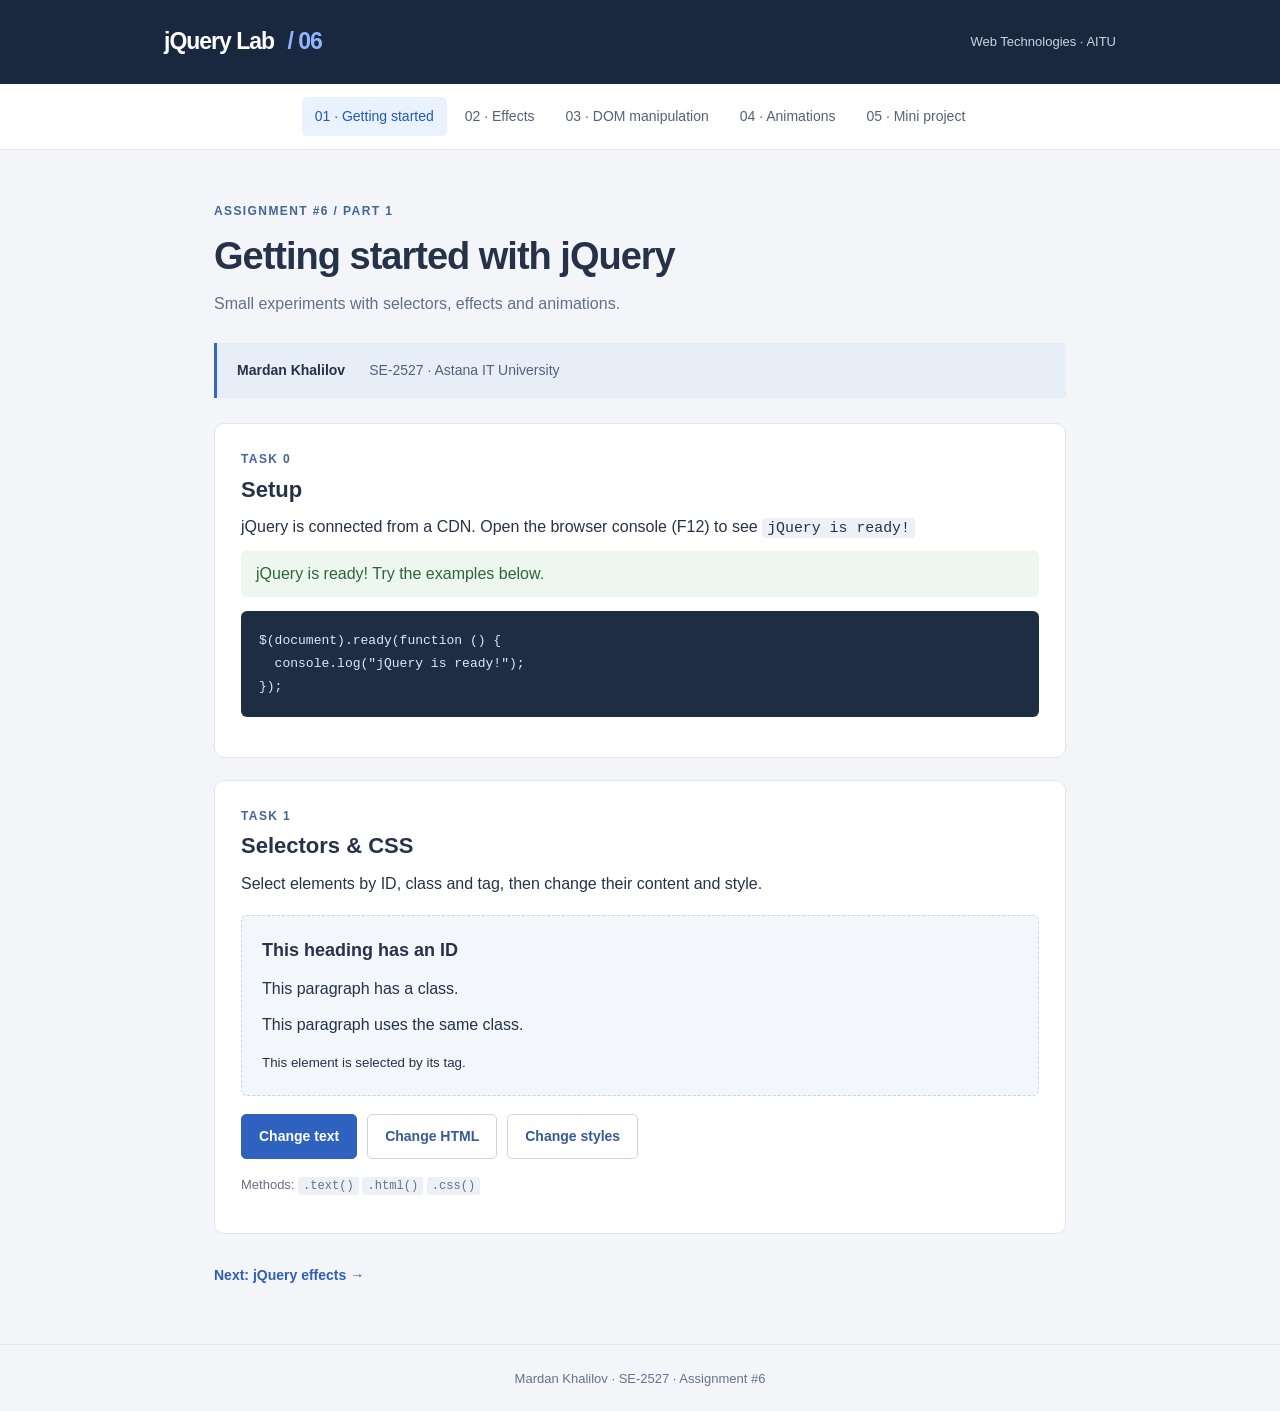
<file: index.html>
<!DOCTYPE html>
<html lang="en">
<head>
  <meta charset="UTF-8">
  <meta name="viewport" content="width=device-width, initial-scale=1.0">
  <title>Getting Started | jQuery Assignment</title>
  <link rel="stylesheet" href="css/style.css">
  <script src="https://code.jquery.com/jquery-3.7.1.min.js" defer></script>
  <script src="js/script.js" defer></script>
</head>
<body>
  <header><div class="header-inner"><a class="brand" href="index.html">jQuery Lab <span>/ 06</span></a><span>Web Technologies · AITU</span></div></header>
  <nav aria-label="Main navigation"><a href="index.html" aria-current="page">01 · Getting started</a><a href="effects.html">02 · Effects</a><a href="dom.html">03 · DOM manipulation</a><a href="animations.html">04 · Animations</a><a href="project.html">05 · Mini project</a></nav>
  <main>
    <p class="eyebrow">ASSIGNMENT #6 / PART 1</p>
    <h1>Getting started with jQuery</h1>
    <p class="intro">Small experiments with selectors, effects and animations.</p>
    <div class="student"><strong>Mardan Khalilov</strong><span>SE-2527 · Astana IT University</span></div>
    <section class="card"><div class="task-label">TASK 0</div><h2>Setup</h2><p>jQuery is connected from a CDN. Open the browser console (F12) to see <code>jQuery is ready!</code></p><p id="ready-status" class="notice" role="status">Waiting for jQuery… If this stays visible, check your internet connection.</p><pre><code>$(document).ready(function () {
  console.log("jQuery is ready!");
});</code></pre></section>
    <section class="card"><div class="task-label">TASK 1</div><h2>Selectors &amp; CSS</h2><p>Select elements by ID, class and tag, then change their content and style.</p><div class="demo"><h3 id="selector-title">This heading has an ID</h3><p class="selector-text">This paragraph has a class.</p><p class="selector-text">This paragraph uses the same class.</p><small>This element is selected by its tag.</small></div><div class="buttons"><button id="change-text">Change text</button><button id="change-html" class="secondary">Change HTML</button><button id="change-style" class="secondary">Change styles</button></div><p class="hint">Methods: <code>.text()</code> <code>.html()</code> <code>.css()</code></p></section>
    <a class="next" href="effects.html">Next: jQuery effects →</a>
  </main><footer>Mardan Khalilov · SE-2527 · Assignment #6</footer>
</body>
</html>
</file>
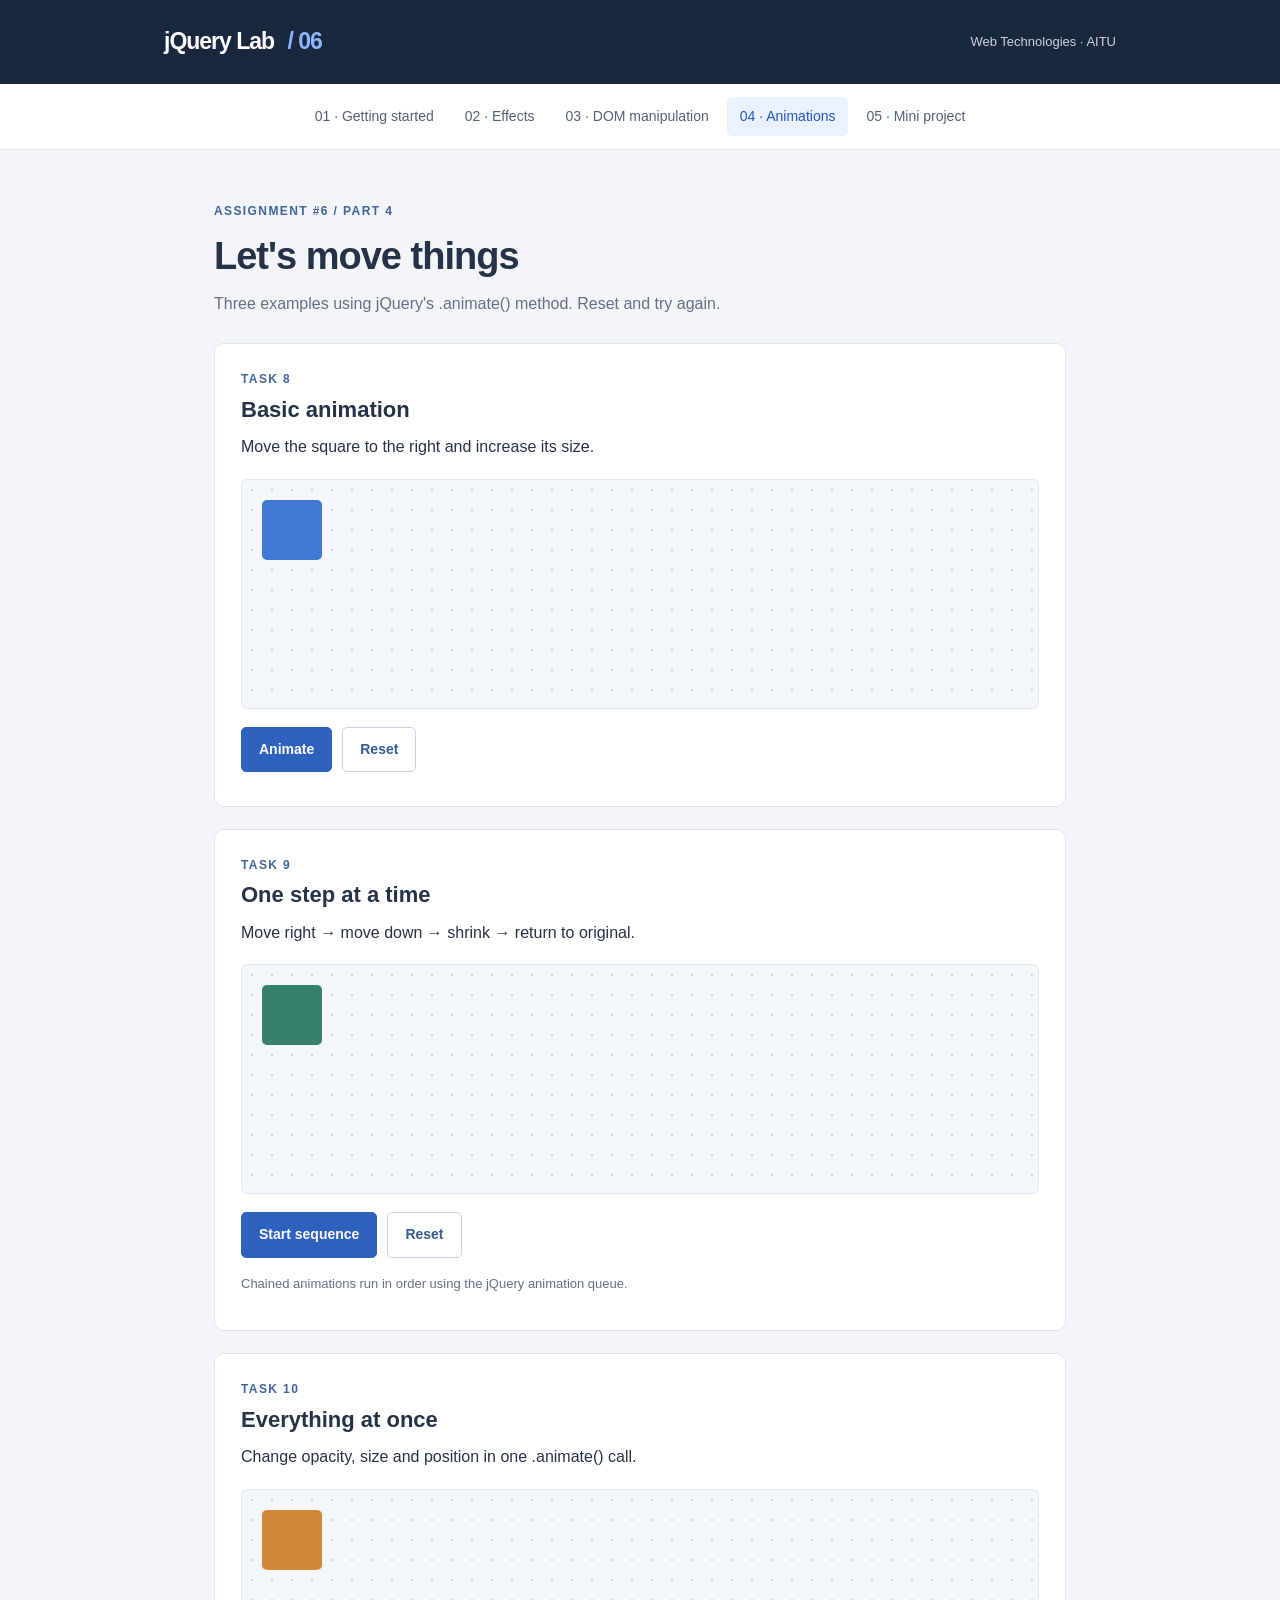
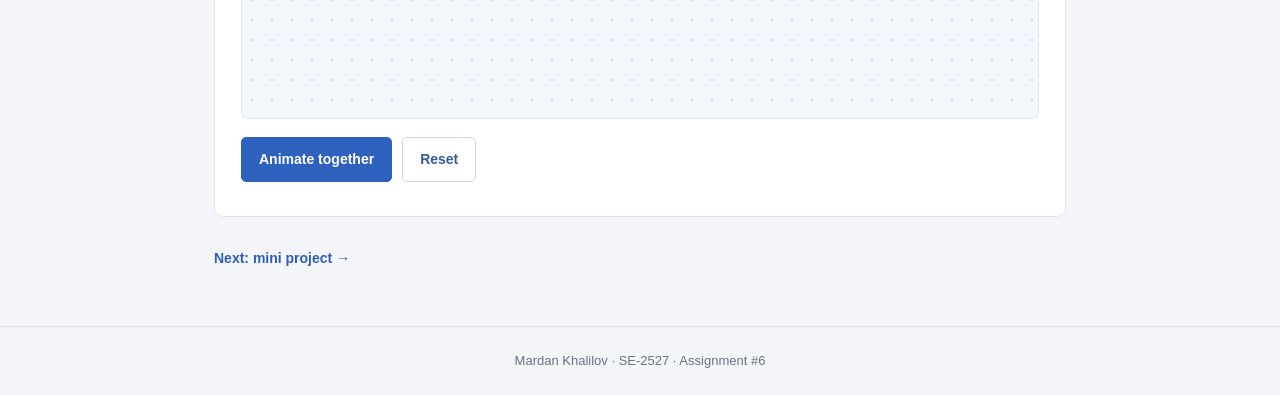
<file: animations.html>
<!DOCTYPE html>
<html lang="en">
<head><meta charset="UTF-8"><meta name="viewport" content="width=device-width, initial-scale=1.0"><title>Animations | jQuery Assignment</title><link rel="stylesheet" href="css/style.css"><script src="https://code.jquery.com/jquery-3.7.1.min.js" defer></script><script src="js/script.js" defer></script></head>
<body>
  <header><div class="header-inner"><a class="brand" href="index.html">jQuery Lab <span>/ 06</span></a><span>Web Technologies · AITU</span></div></header>
  <nav aria-label="Main navigation"><a href="index.html">01 · Getting started</a><a href="effects.html">02 · Effects</a><a href="dom.html">03 · DOM manipulation</a><a href="animations.html" aria-current="page">04 · Animations</a><a href="project.html">05 · Mini project</a></nav>
  <main><p class="eyebrow">ASSIGNMENT #6 / PART 4</p><h1>Let's move things</h1><p class="intro">Three examples using jQuery's .animate() method. Reset and try again.</p>
    <section class="card"><div class="task-label">TASK 8</div><h2>Basic animation</h2><p>Move the square to the right and increase its size.</p><div class="animation-stage"><div id="basic-box" class="box" aria-label="Blue animated square"></div></div><div class="buttons"><button id="basic-start">Animate</button><button class="secondary reset-box" data-box="basic-box">Reset</button></div></section>
    <section class="card"><div class="task-label">TASK 9</div><h2>One step at a time</h2><p>Move right → move down → shrink → return to original.</p><div class="animation-stage"><div id="sequence-box" class="box green" aria-label="Green animated square"></div></div><div class="buttons"><button id="sequence-start">Start sequence</button><button class="secondary reset-box" data-box="sequence-box">Reset</button></div><p class="hint">Chained animations run in order using the jQuery animation queue.</p></section>
    <section class="card"><div class="task-label">TASK 10</div><h2>Everything at once</h2><p>Change opacity, size and position in one .animate() call.</p><div class="animation-stage"><div id="combined-box" class="box orange" aria-label="Orange animated square"></div></div><div class="buttons"><button id="combined-start">Animate together</button><button class="secondary reset-box" data-box="combined-box">Reset</button></div></section>
    <a class="next" href="project.html">Next: mini project →</a>
  </main><footer>Mardan Khalilov · SE-2527 · Assignment #6</footer>
</body></html>
</file>
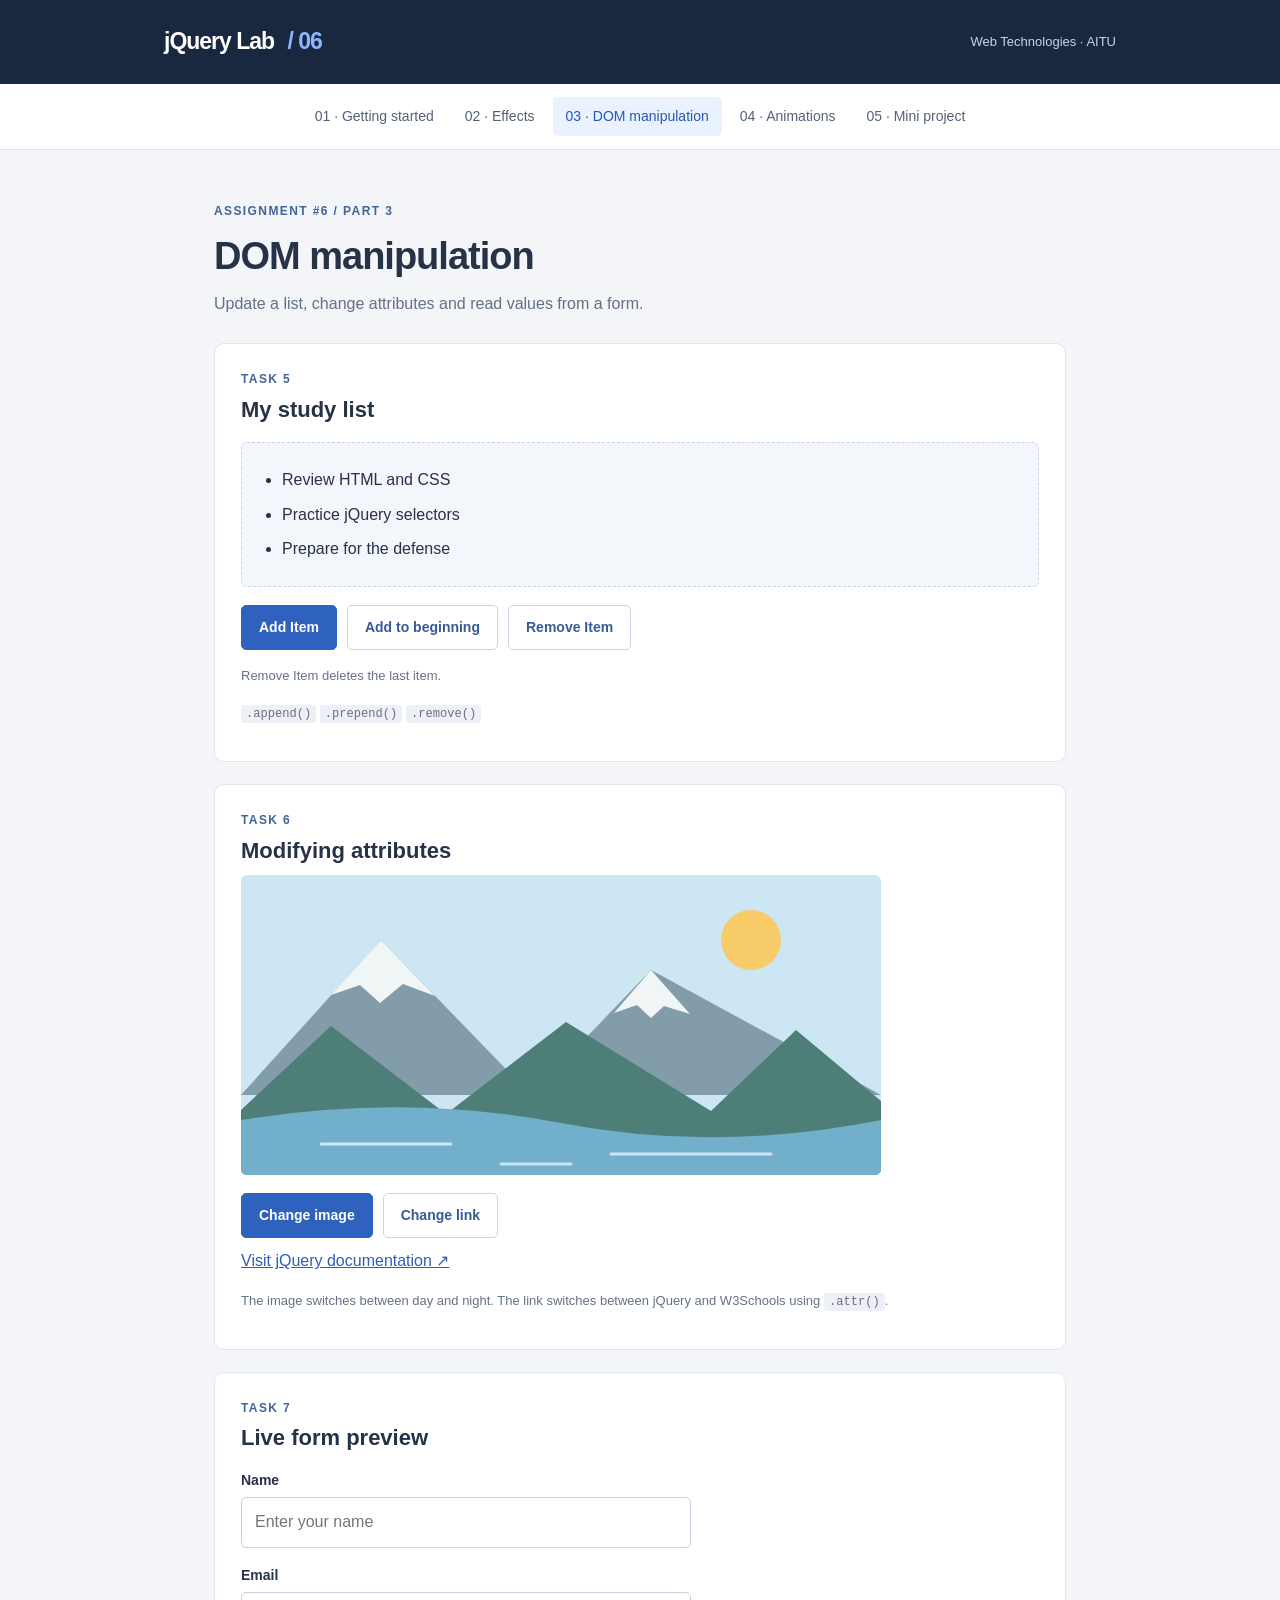
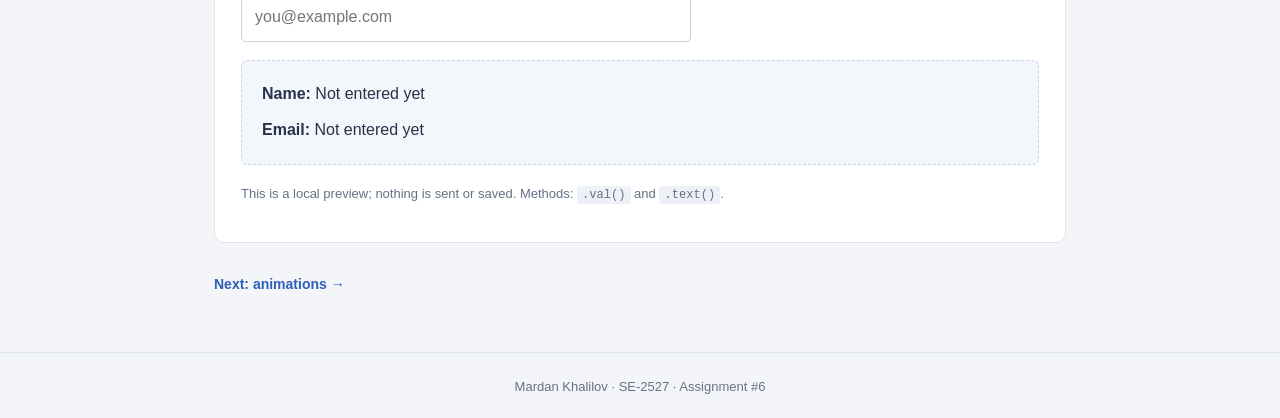
<file: dom.html>
<!DOCTYPE html>
<html lang="en">
<head><meta charset="UTF-8"><meta name="viewport" content="width=device-width, initial-scale=1.0"><title>DOM Manipulation | jQuery Assignment</title><link rel="stylesheet" href="css/style.css"><script src="https://code.jquery.com/jquery-3.7.1.min.js" defer></script><script src="js/script.js" defer></script></head>
<body>
  <header><div class="header-inner"><a class="brand" href="index.html">jQuery Lab <span>/ 06</span></a><span>Web Technologies · AITU</span></div></header>
  <nav aria-label="Main navigation"><a href="index.html">01 · Getting started</a><a href="effects.html">02 · Effects</a><a href="dom.html" aria-current="page">03 · DOM manipulation</a><a href="animations.html">04 · Animations</a><a href="project.html">05 · Mini project</a></nav>
  <main><p class="eyebrow">ASSIGNMENT #6 / PART 3</p><h1>DOM manipulation</h1><p class="intro">Update a list, change attributes and read values from a form.</p>
    <section class="card"><div class="task-label">TASK 5</div><h2>My study list</h2><ul id="study-list" class="demo"><li>Review HTML and CSS</li><li>Practice jQuery selectors</li><li>Prepare for the defense</li></ul><div class="buttons"><button id="append-item">Add Item</button><button id="prepend-item" class="secondary">Add to beginning</button><button id="remove-item" class="secondary">Remove Item</button></div><p id="list-status" class="hint" role="status">Remove Item deletes the last item.</p><p class="hint"><code>.append()</code> <code>.prepend()</code> <code>.remove()</code></p></section>
    <section class="card"><div class="task-label">TASK 6</div><h2>Modifying attributes</h2><img id="attribute-image" src="images/day.svg" alt="Mountains and a lake in daylight" width="640" height="300"><div class="buttons"><button id="change-image">Change image</button><button id="change-link" class="secondary">Change link</button></div><p><a id="resource-link" href="https://api.jquery.com/">Visit jQuery documentation ↗</a></p><p class="hint">The image switches between day and night. The link switches between jQuery and W3Schools using <code>.attr()</code>.</p></section>
    <section class="card"><div class="task-label">TASK 7</div><h2>Live form preview</h2><form id="profile-form"><label for="name">Name</label><input id="name" name="name" type="text" autocomplete="name" placeholder="Enter your name"><label for="email">Email</label><input id="email" name="email" type="email" autocomplete="email" placeholder="you@example.com"></form><div class="demo" aria-live="polite"><p><strong>Name:</strong> <span id="name-preview">Not entered yet</span></p><p><strong>Email:</strong> <span id="email-preview">Not entered yet</span></p></div><p class="hint">This is a local preview; nothing is sent or saved. Methods: <code>.val()</code> and <code>.text()</code>.</p></section>
    <a class="next" href="animations.html">Next: animations →</a>
  </main><footer>Mardan Khalilov · SE-2527 · Assignment #6</footer>
</body></html>
</file>
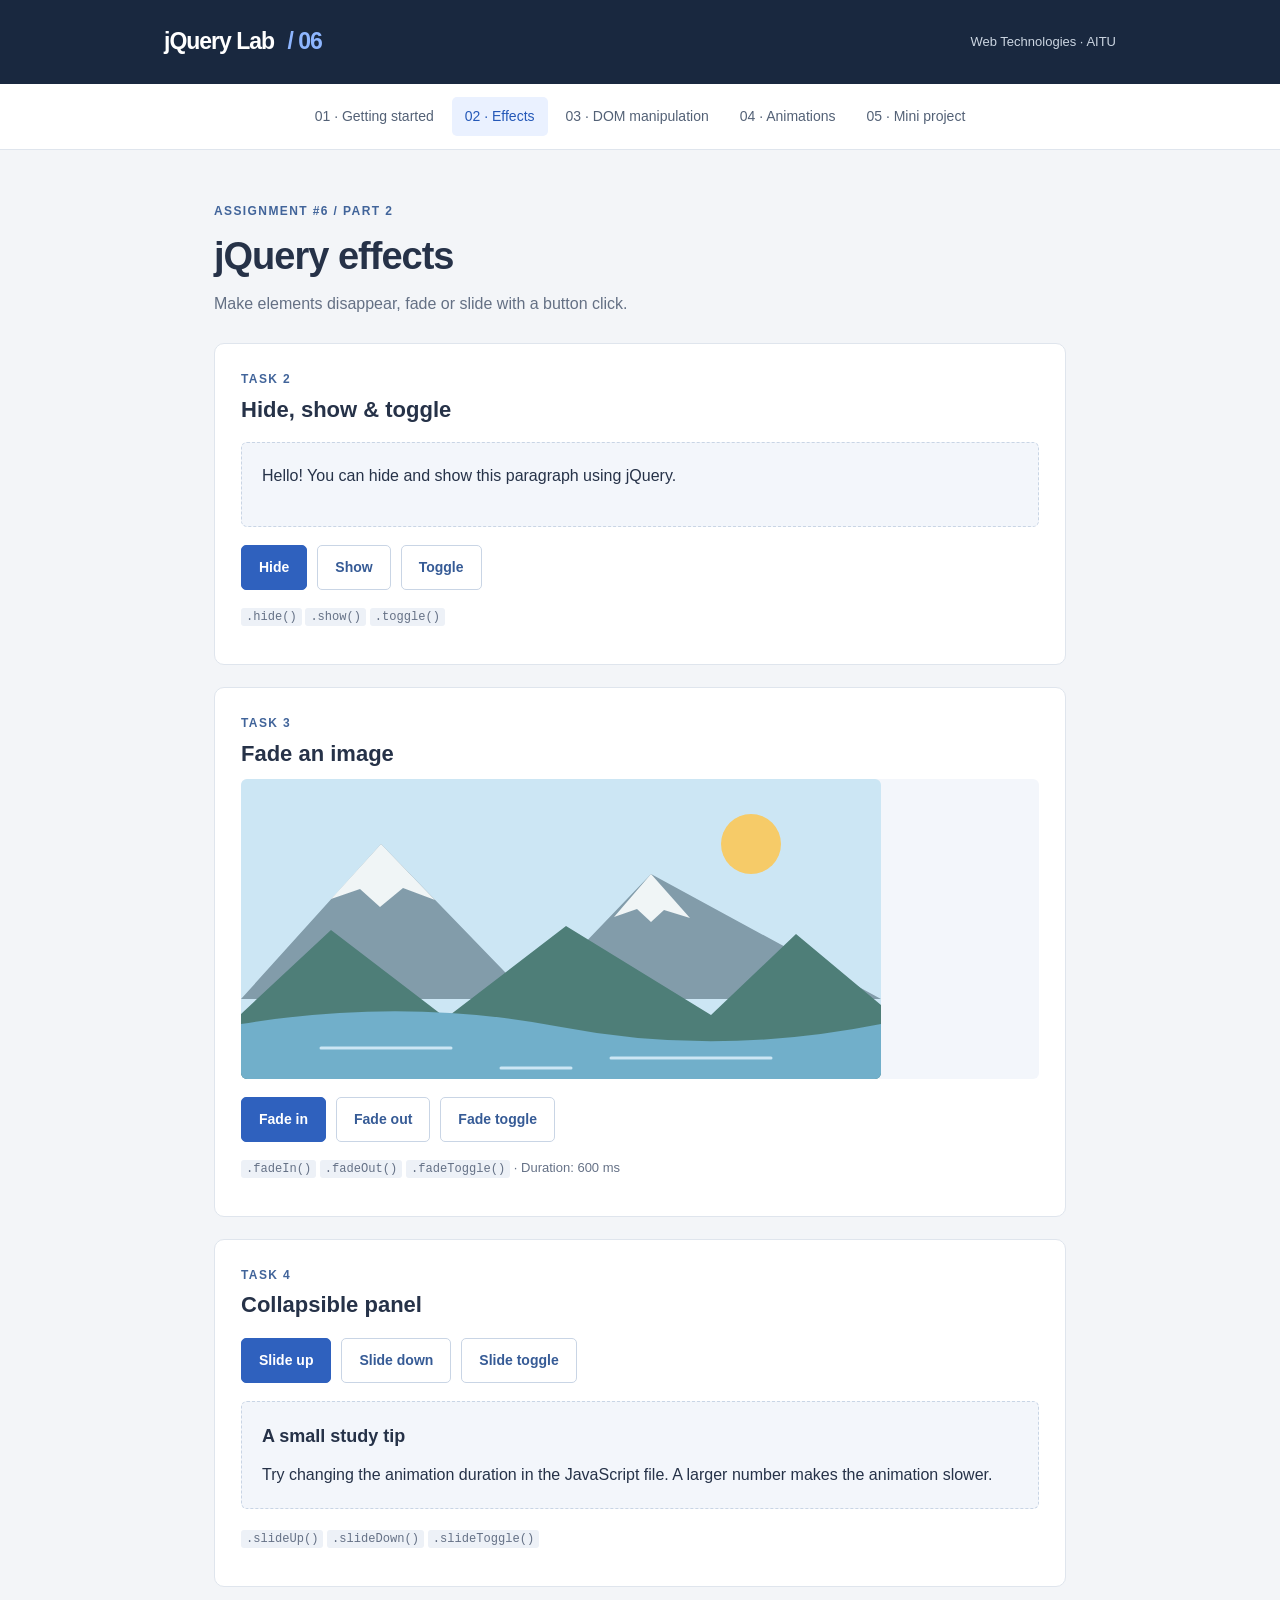
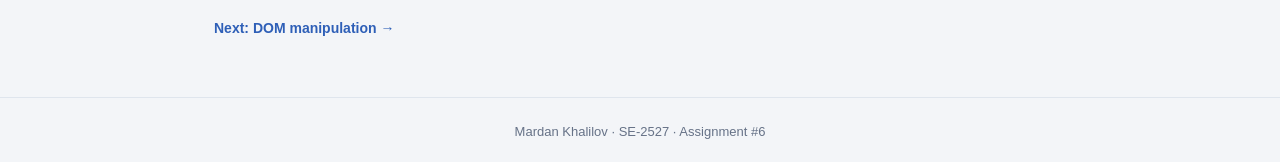
<file: effects.html>
<!DOCTYPE html>
<html lang="en">
<head><meta charset="UTF-8"><meta name="viewport" content="width=device-width, initial-scale=1.0"><title>Effects | jQuery Assignment</title><link rel="stylesheet" href="css/style.css"><script src="https://code.jquery.com/jquery-3.7.1.min.js" defer></script><script src="js/script.js" defer></script></head>
<body>
  <header><div class="header-inner"><a class="brand" href="index.html">jQuery Lab <span>/ 06</span></a><span>Web Technologies · AITU</span></div></header>
  <nav aria-label="Main navigation"><a href="index.html">01 · Getting started</a><a href="effects.html" aria-current="page">02 · Effects</a><a href="dom.html">03 · DOM manipulation</a><a href="animations.html">04 · Animations</a><a href="project.html">05 · Mini project</a></nav>
  <main><p class="eyebrow">ASSIGNMENT #6 / PART 2</p><h1>jQuery effects</h1><p class="intro">Make elements disappear, fade or slide with a button click.</p>
    <section class="card"><div class="task-label">TASK 2</div><h2>Hide, show &amp; toggle</h2><div class="demo visibility-demo"><p id="visibility-text">Hello! You can hide and show this paragraph using jQuery.</p></div><div class="buttons"><button id="hide-text">Hide</button><button id="show-text" class="secondary">Show</button><button id="toggle-text" class="secondary">Toggle</button></div><p class="hint"><code>.hide()</code> <code>.show()</code> <code>.toggle()</code></p></section>
    <section class="card"><div class="task-label">TASK 3</div><h2>Fade an image</h2><div class="image-stage"><img id="fade-image" src="images/day.svg" alt="Illustration of mountains and a lake in daylight" width="640" height="300"></div><div class="buttons"><button id="fade-in">Fade in</button><button id="fade-out" class="secondary">Fade out</button><button id="fade-toggle" class="secondary">Fade toggle</button></div><p class="hint"><code>.fadeIn()</code> <code>.fadeOut()</code> <code>.fadeToggle()</code> · Duration: 600 ms</p></section>
    <section class="card"><div class="task-label">TASK 4</div><h2>Collapsible panel</h2><div class="buttons"><button id="slide-up" aria-controls="slide-panel">Slide up</button><button id="slide-down" class="secondary" aria-controls="slide-panel">Slide down</button><button id="slide-toggle" class="secondary" aria-controls="slide-panel" aria-expanded="true">Slide toggle</button></div><div id="slide-panel" class="demo"><h3>A small study tip</h3><p>Try changing the animation duration in the JavaScript file. A larger number makes the animation slower.</p></div><p class="hint"><code>.slideUp()</code> <code>.slideDown()</code> <code>.slideToggle()</code></p></section>
    <a class="next" href="dom.html">Next: DOM manipulation →</a>
  </main><footer>Mardan Khalilov · SE-2527 · Assignment #6</footer>
</body></html>
</file>
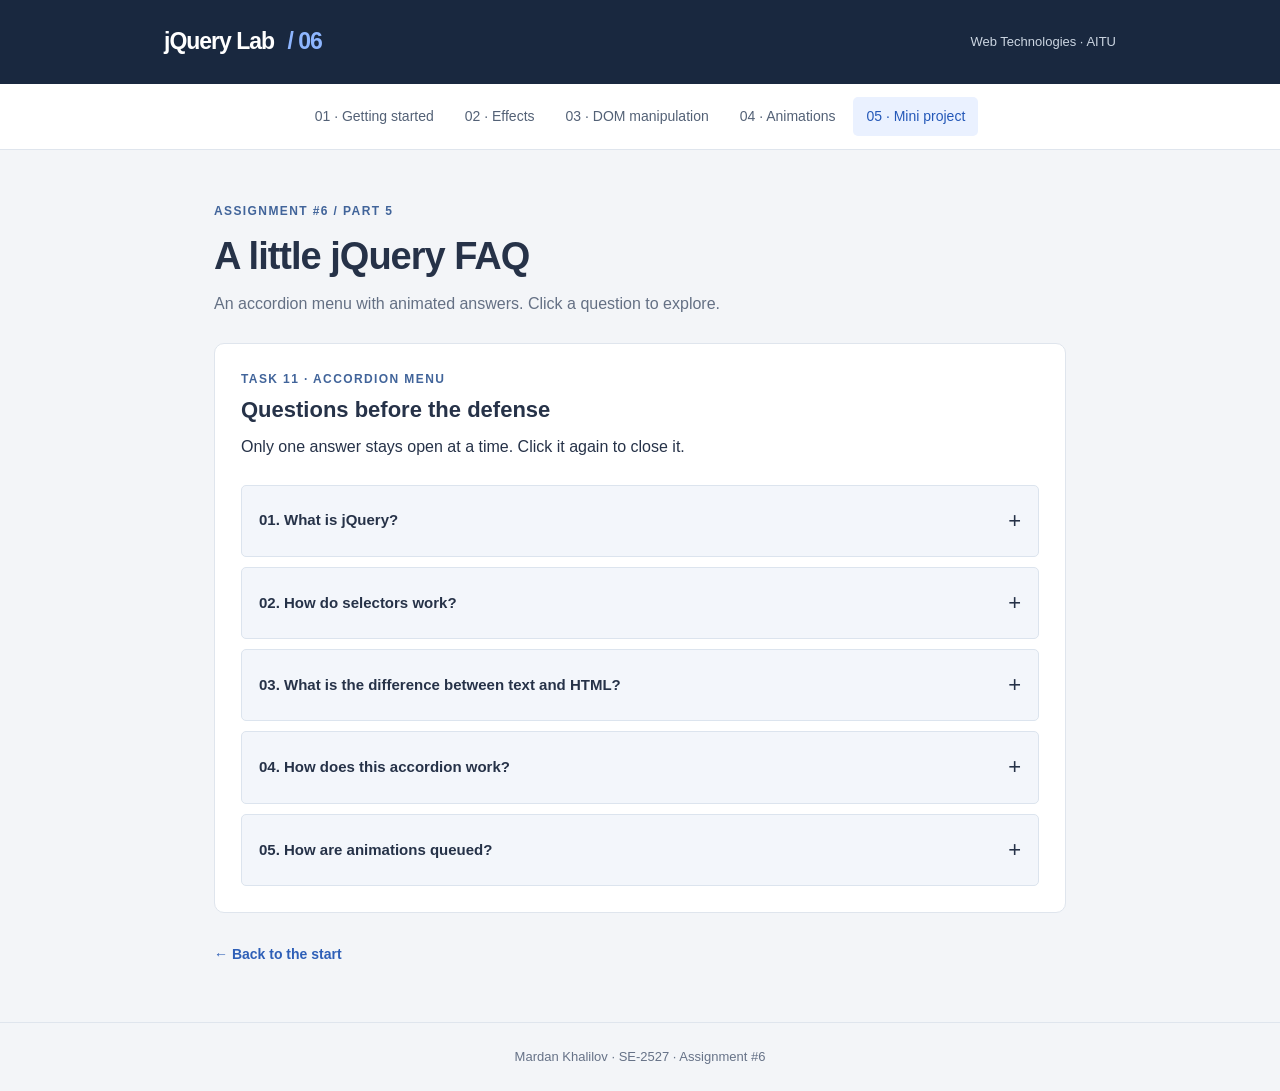
<file: project.html>
<!DOCTYPE html>
<html lang="en">
<head><meta charset="UTF-8"><meta name="viewport" content="width=device-width, initial-scale=1.0"><title>Mini Project | jQuery Assignment</title><link rel="stylesheet" href="css/style.css"><script src="https://code.jquery.com/jquery-3.7.1.min.js" defer></script><script src="js/script.js" defer></script></head>
<body>
  <header><div class="header-inner"><a class="brand" href="index.html">jQuery Lab <span>/ 06</span></a><span>Web Technologies · AITU</span></div></header>
  <nav aria-label="Main navigation"><a href="index.html">01 · Getting started</a><a href="effects.html">02 · Effects</a><a href="dom.html">03 · DOM manipulation</a><a href="animations.html">04 · Animations</a><a href="project.html" aria-current="page">05 · Mini project</a></nav>
  <main><p class="eyebrow">ASSIGNMENT #6 / PART 5</p><h1>A little jQuery FAQ</h1><p class="intro">An accordion menu with animated answers. Click a question to explore.</p>
    <section class="card"><div class="task-label">TASK 11 · ACCORDION MENU</div><h2>Questions before the defense</h2><p>Only one answer stays open at a time. Click it again to close it.</p>
      <div class="accordion">
        <h3><button class="accordion-trigger" id="question-1" aria-expanded="false" aria-controls="answer-1">01. What is jQuery?<span aria-hidden="true">+</span></button></h3><div class="accordion-answer" id="answer-1" role="region" aria-labelledby="question-1"><p>jQuery is a JavaScript library that makes selecting HTML elements, handling events and creating effects easier. The $ symbol is a shortcut for jQuery.</p></div>
        <h3><button class="accordion-trigger" id="question-2" aria-expanded="false" aria-controls="answer-2">02. How do selectors work?<span aria-hidden="true">+</span></button></h3><div class="accordion-answer" id="answer-2" role="region" aria-labelledby="question-2"><p><code>$("#title")</code> selects an ID, <code>$(".note")</code> selects a class, and <code>$("p")</code> selects all paragraph elements.</p></div>
        <h3><button class="accordion-trigger" id="question-3" aria-expanded="false" aria-controls="answer-3">03. What is the difference between text and HTML?<span aria-hidden="true">+</span></button></h3><div class="accordion-answer" id="answer-3" role="region" aria-labelledby="question-3"><p><code>.text()</code> inserts plain text. <code>.html()</code> interprets HTML tags. I use .text() for the form preview so user input is displayed as text.</p></div>
        <h3><button class="accordion-trigger" id="question-4" aria-expanded="false" aria-controls="answer-4">04. How does this accordion work?<span aria-hidden="true">+</span></button></h3><div class="accordion-answer" id="answer-4" role="region" aria-labelledby="question-4"><p>A click handler finds the selected answer. Other answers close with .slideUp(), and the selected answer opens or closes with .slideToggle(). The button's aria-expanded attribute tracks its state.</p></div>
        <h3><button class="accordion-trigger" id="question-5" aria-expanded="false" aria-controls="answer-5">05. How are animations queued?<span aria-hidden="true">+</span></button></h3><div class="accordion-answer" id="answer-5" role="region" aria-labelledby="question-5"><p>Several .animate() calls on the same element run in sequence by default. Multiple properties in one .animate() call change together. The duration is measured in milliseconds.</p></div>
      </div>
    </section><a class="next" href="index.html">← Back to the start</a>
  </main><footer>Mardan Khalilov · SE-2527 · Assignment #6</footer>
</body></html>
</file>
<file: css/style.css>
* { box-sizing: border-box; }
body { margin: 0; background: #f3f5f8; color: #263248; font-family: Arial, sans-serif; line-height: 1.65; }
header { background: #19283f; color: #cbd5e1; }
.header-inner { max-width: 1000px; margin: auto; padding: 23px 24px; display: flex; justify-content: space-between; align-items: center; gap: 16px; font-size: 13px; }
.brand { color: white; text-decoration: none; font-size: 23px; font-weight: bold; letter-spacing: -1px; }
.brand span { color: #8eb6ff; margin-left: 8px; }
nav { display: flex; flex-wrap: wrap; justify-content: center; gap: 5px; padding: 13px 20px; background: white; border-bottom: 1px solid #dfe5ed; }
nav a { text-decoration: none; color: #536176; padding: 8px 13px; border-radius: 5px; font-size: 14px; }
nav a:hover, nav a[aria-current="page"] { color: #2458b8; background: #eaf1ff; }
main { max-width: 900px; margin: 0 auto; padding: 42px 24px 55px; }
.eyebrow, .task-label { color: #41649a; font-size: 12px; font-weight: bold; letter-spacing: 1.4px; }
h1 { font-size: clamp(28px, 5vw, 38px); line-height: 1.2; letter-spacing: -1px; margin: 12px 0; }
h2 { font-size: 22px; margin: 6px 0 10px; line-height: 1.3; }
h3 { font-size: 18px; margin: 0 0 10px; }
p { margin: 10px 0; }
.intro { color: #647084; margin-bottom: 25px; }
.student { display: flex; flex-wrap: wrap; gap: 8px 24px; padding: 16px 20px; margin-bottom: 25px; border-left: 3px solid #3167c8; background: #e8eef7; font-size: 14px; }
.student span { color: #536176; }
.card { background: white; border: 1px solid #dfe5ed; border-radius: 10px; padding: 26px; margin: 22px 0; }
.demo { padding: 20px; background: #f3f6fb; border: 1px dashed #c9d5e5; border-radius: 6px; margin: 18px 0; overflow-wrap: anywhere; }
.demo p:first-child { margin-top: 0; }.demo p:last-child { margin-bottom: 0; }
.visibility-demo { min-height: 85px; }
.notice { background: #edf6ef; color: #2e653e; padding: 10px 15px; border-radius: 5px; }
.buttons { display: flex; gap: 10px; flex-wrap: wrap; margin: 18px 0 8px; }
button { font: inherit; font-size: 14px; font-weight: bold; border: 1px solid #2f61be; border-radius: 5px; background: #2f61be; color: white; cursor: pointer; padding: 10px 17px; }
button:hover { background: #244f9f; }
button.secondary { background: white; color: #365b96; border-color: #c9d5e5; }
button.secondary:hover { background: #edf3fe; }
button:focus-visible, a:focus-visible, input:focus-visible { outline: 3px solid #dd9d24; outline-offset: 3px; }
a { color: #2e5fb7; }
.hint { color: #657186; font-size: 13px; margin-top: 15px; }
code { font-family: Consolas, monospace; font-size: .93em; background: #edf1f7; padding: 2px 5px; border-radius: 3px; }
pre { padding: 18px; background: #1e2d44; color: #d9e8ff; border-radius: 6px; overflow-x: auto; font-size: 14px; }
pre code { background: transparent; padding: 0; }
img { display: block; max-width: 100%; height: auto; border-radius: 6px; }
.image-stage { min-height: 100px; background: #f3f6fb; border-radius: 6px; }
ul.demo { padding-left: 40px; }li { padding: 4px 0; }
label { display: block; font-size: 14px; font-weight: bold; margin: 16px 0 5px; }
input { width: 100%; max-width: 450px; padding: 11px 13px; border: 1px solid #c7d1df; border-radius: 5px; font: inherit; }
.animation-stage { position: relative; height: 230px; margin: 18px 0; background-color: #f3f6fb; background-image: radial-gradient(#cbd6e7 1px, transparent 1px); background-size: 20px 20px; border: 1px solid #e1e7f0; border-radius: 6px; overflow: hidden; }
.box { position: absolute; top: 20px; left: 20px; width: 60px; height: 60px; background: #4278d5; border-radius: 5px; }
.green { background: #36816e; }.orange { background: #d38a38; }
.accordion { margin-top: 24px; }.accordion h3 { margin: 0; }
.accordion-trigger { display: flex; align-items: center; justify-content: space-between; gap: 15px; width: 100%; text-align: left; color: #263248; background: #f3f6fb; border: 1px solid #dce4ee; border-radius: 5px; padding: 17px; margin-top: 10px; font-size: 15px; }
.accordion-trigger:hover, .accordion-trigger[aria-expanded="true"] { background: #eaf1ff; color: #2458b8; }
.accordion-trigger span { font-size: 22px; font-weight: normal; }
.accordion-answer { display: none; padding: 6px 20px 12px; border-left: 2px solid #7598d6; margin: 8px 0 15px; }
.next { display: inline-block; margin-top: 8px; text-decoration: none; font-weight: bold; font-size: 14px; }
footer { text-align: center; border-top: 1px solid #dfe5ed; color: #667287; padding: 23px; font-size: 13px; }
@media (max-width: 600px) { .header-inner { align-items: flex-start; flex-direction: column; gap: 2px; } nav { justify-content: flex-start; padding: 10px 14px; } nav a { padding: 7px 9px; font-size: 12px; } main { padding: 28px 16px; }.card { padding: 20px; } }
</file>
